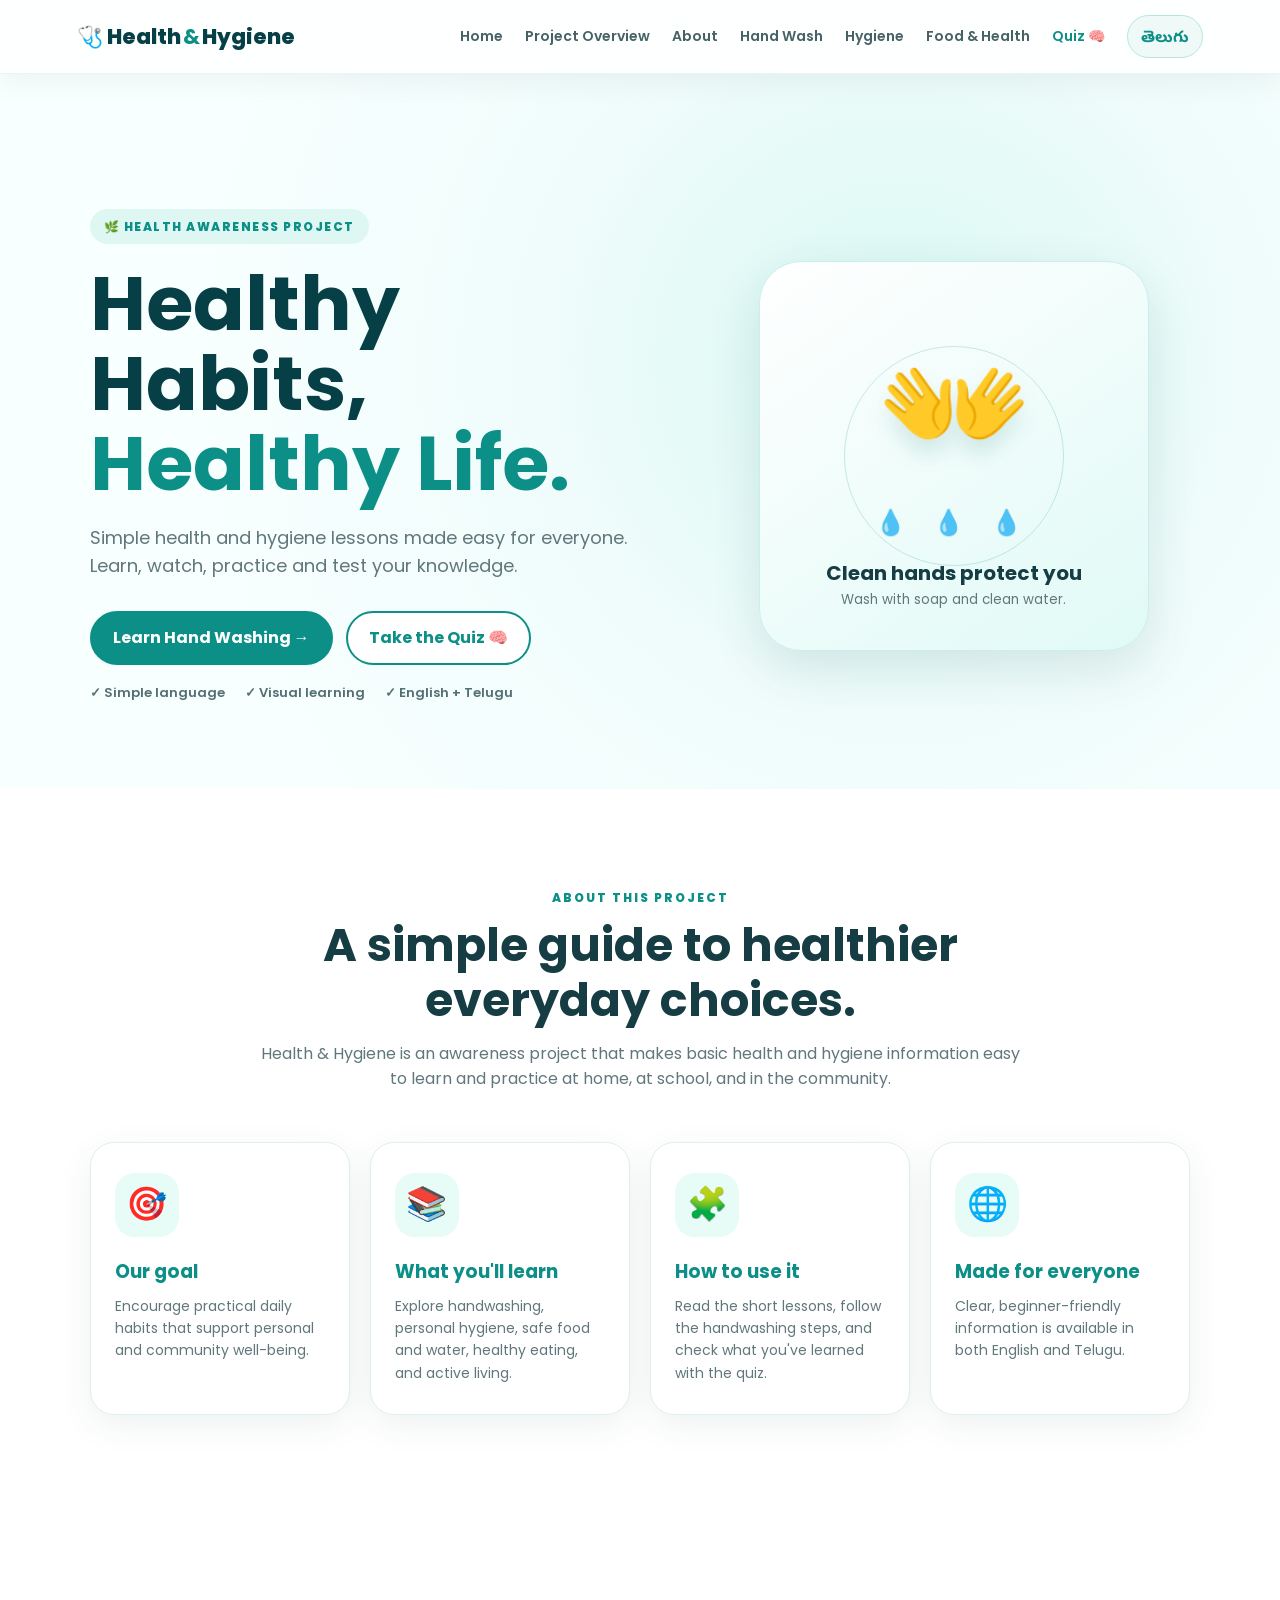
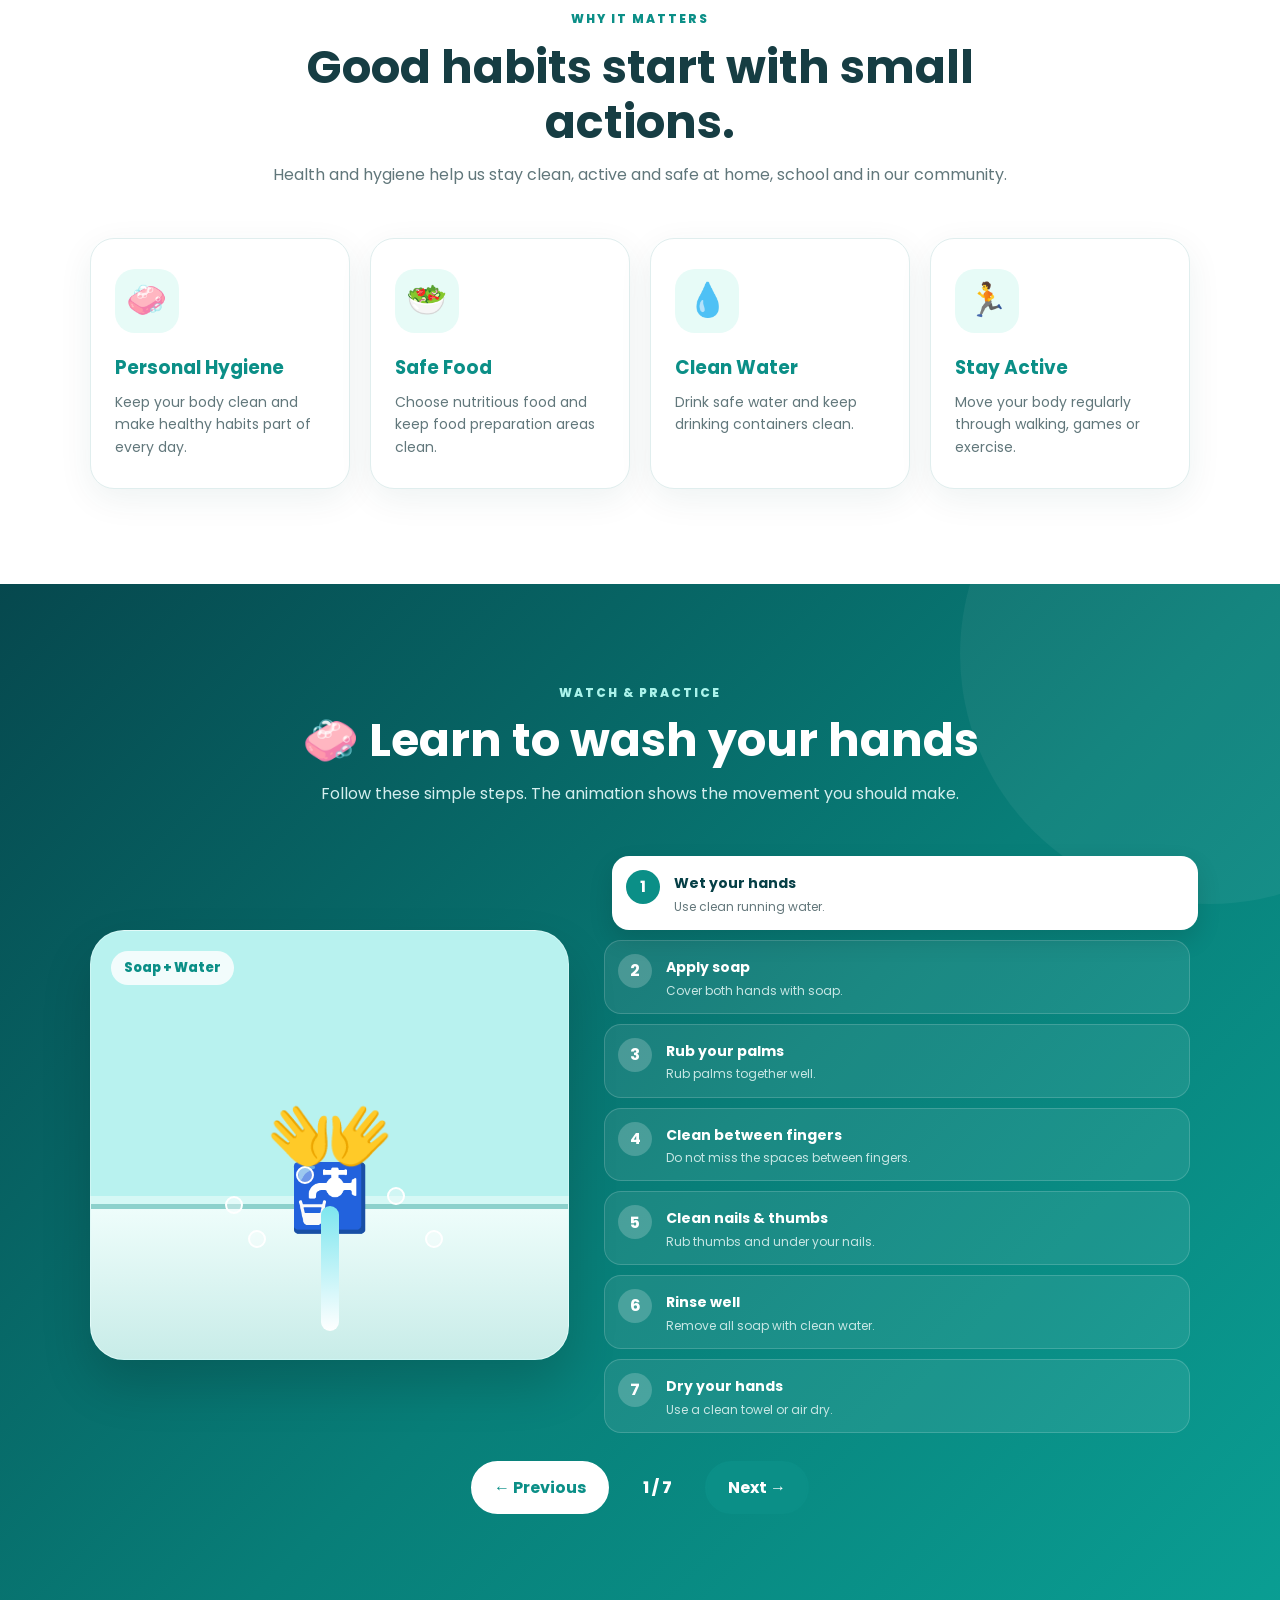
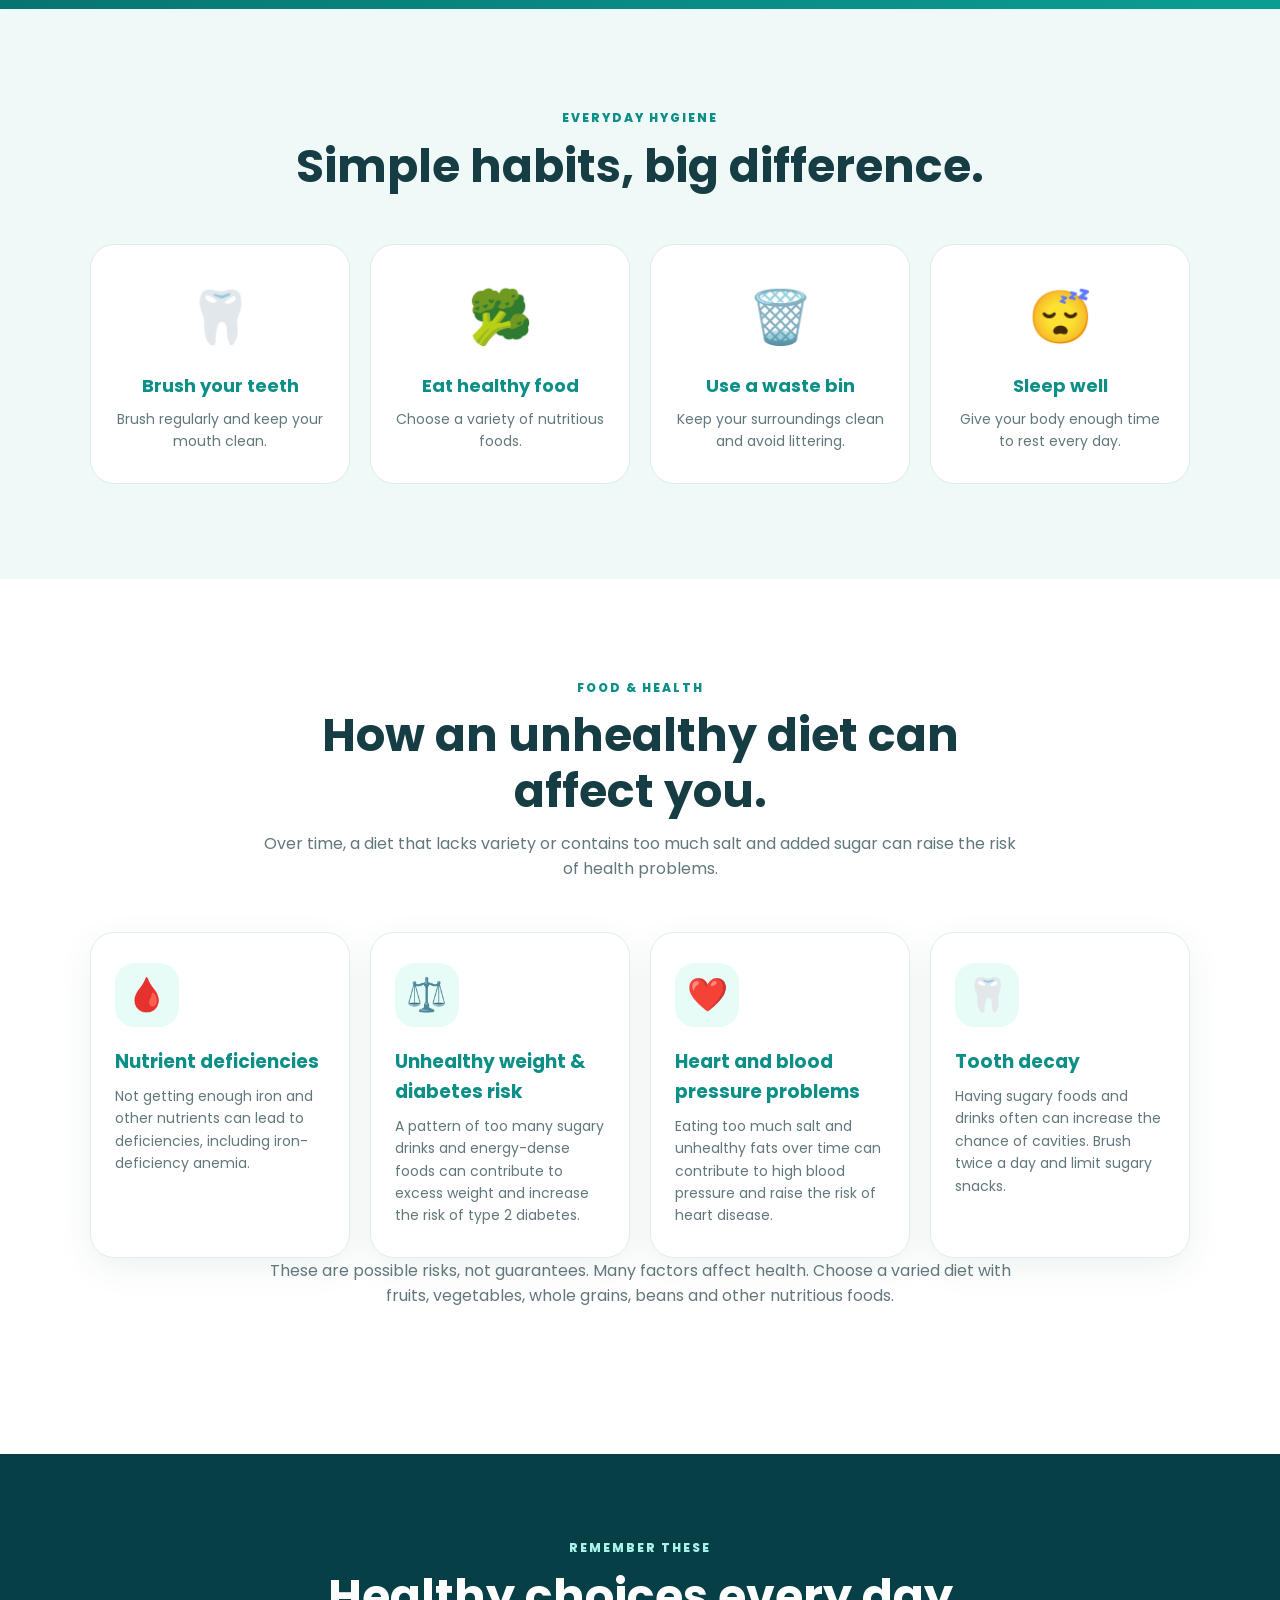
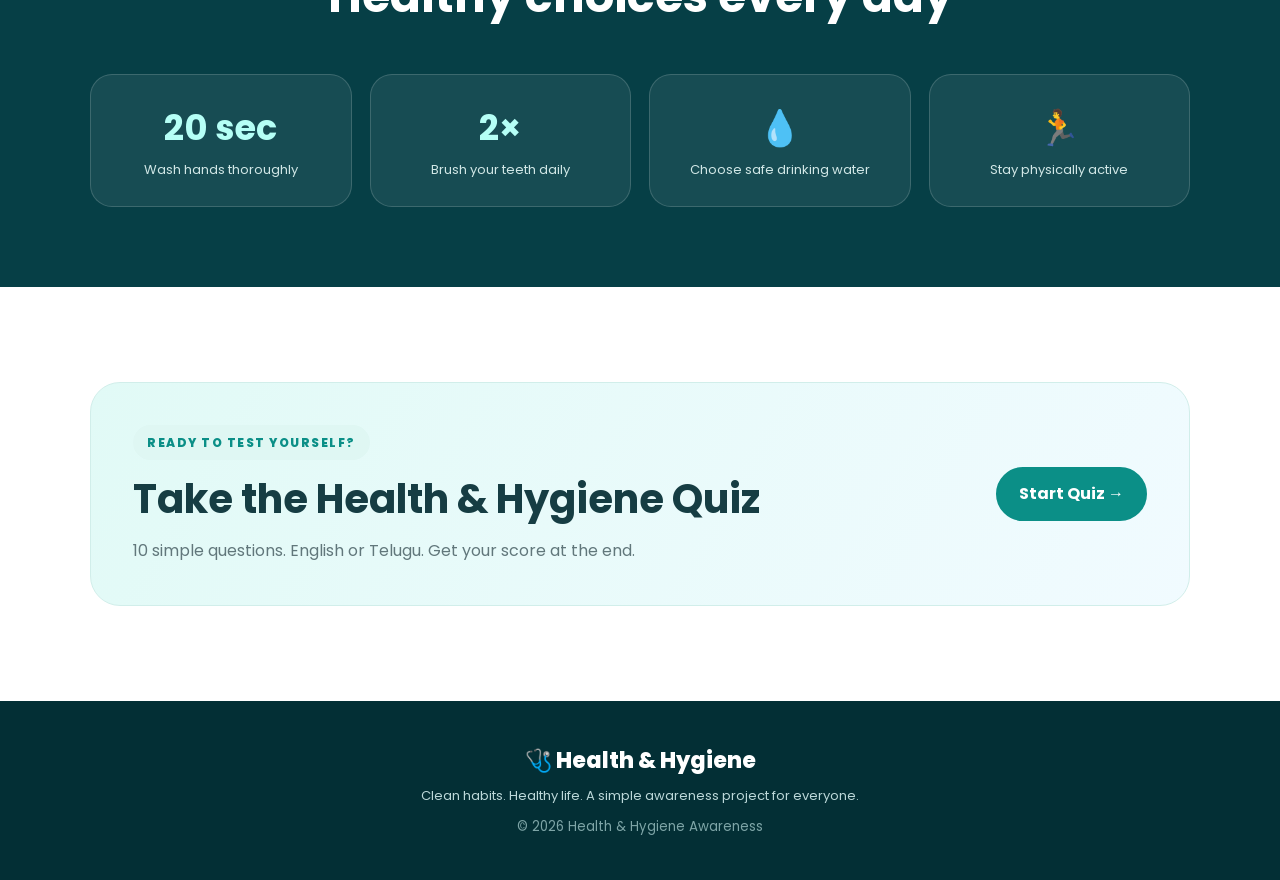
<file: index.html>
<!DOCTYPE html>
<html lang="en">
<head>
  <meta charset="UTF-8">
  <meta name="viewport" content="width=device-width, initial-scale=1.0">
  <meta name="theme-color" content="#0b8f87">
  <title>Health & Hygiene | Healthy Life</title>
  <link rel="stylesheet" href="style.css">
</head>
<body>
  <div class="water-bg"><span></span><span></span><span></span><span></span><span></span></div>

  <header class="navbar">
    <a class="logo" href="#home">🩺 <span data-en="Health" data-te="ఆరోగ్యం">Health</span><b>&</b><span data-en="Hygiene" data-te="పరిశుభ్రత">Hygiene</span></a>
    <button class="menu-btn" onclick="toggleMenu()" aria-label="Menu">☰</button>
    <nav id="navMenu">
      <a href="#home" data-en="Home" data-te="హోమ్">Home</a>
      <a href="#overview" data-en="Project Overview" data-te="ప్రాజెక్ట్ పరిచయం">Project Overview</a>
      <a href="#about" data-en="About" data-te="మా గురించి">About</a>
      <a href="#handwash" data-en="Hand Wash" data-te="చేతులు కడుక్కోవడం">Hand Wash</a>
      <a href="#hygiene" data-en="Hygiene" data-te="పరిశుభ్రత">Hygiene</a>
      <a href="#food-health" data-en="Food & Health" data-te="ఆహారం & ఆరోగ్యం">Food & Health</a>
      <a href="quiz.html" class="quiz-link" data-en="Quiz 🧠" data-te="క్విజ్ 🧠">Quiz 🧠</a>
      <button class="lang-btn" onclick="toggleLanguage()" id="langBtn">తెలుగు</button>
    </nav>
  </header>

  <main>
    <section id="home" class="hero">
      <div class="hero-orb orb-one"></div><div class="hero-orb orb-two"></div>
      <div class="hero-content reveal">
        <span class="hero-tag" data-en="🌿 HEALTH AWARENESS PROJECT" data-te="🌿 ఆరోగ్య అవగాహన ప్రాజెక్ట్">🌿 HEALTH AWARENESS PROJECT</span>
        <h1 data-en="Healthy Habits,<br><span>Healthy Life.</span>" data-te="ఆరోగ్యకరమైన అలవాట్లు,<br><span>ఆరోగ్యకరమైన జీవితం.</span>">Healthy Habits,<br><span>Healthy Life.</span></h1>
        <p data-en="Simple health and hygiene lessons made easy for everyone. Learn, watch, practice and test your knowledge."
           data-te="అందరికీ సులభంగా అర్థమయ్యే ఆరోగ్య మరియు పరిశుభ్రత పాఠాలు. నేర్చుకోండి, చూడండి, ఆచరించండి, మీ జ్ఞానాన్ని పరీక్షించుకోండి.">
          Simple health and hygiene lessons made easy for everyone. Learn, watch, practice and test your knowledge.
        </p>
        <div class="hero-actions">
          <a href="#handwash" class="btn primary" data-en="Learn Hand Washing →" data-te="చేతులు కడుక్కోవడం నేర్చుకోండి →">Learn Hand Washing →</a>
          <a href="quiz.html" class="btn secondary" data-en="Take the Quiz 🧠" data-te="క్విజ్ ఆడండి 🧠">Take the Quiz 🧠</a>
        </div>
        <div class="trust-row">
          <span>✓ <span data-en="Simple language" data-te="సులభమైన భాష">Simple language</span></span>
          <span>✓ <span data-en="Visual learning" data-te="చిత్రాలతో నేర్చుకోవడం">Visual learning</span></span>
          <span>✓ <span data-en="English + Telugu" data-te="ఇంగ్లీష్ + తెలుగు">English + Telugu</span></span>
        </div>
      </div>
      <div class="hero-visual reveal">
        <div class="health-card floating">
          <div class="pulse-ring"></div>
          <div class="big-hand">👐</div>
          <div class="water-drops">💧 💧 💧</div>
          <strong data-en="Clean hands protect you" data-te="శుభ్రమైన చేతులు మిమ్మల్ని రక్షిస్తాయి">Clean hands protect you</strong>
          <small data-en="Wash with soap and clean water." data-te="సబ్బు మరియు శుభ్రమైన నీటితో కడుక్కోండి.">Wash with soap and clean water.</small>
        </div>
      </div>
    </section>

    <section id="overview" class="section white">
      <div class="section-heading reveal">
        <span data-en="ABOUT THIS PROJECT" data-te="ఈ ప్రాజెక్ట్ గురించి">ABOUT THIS PROJECT</span>
        <h2 data-en="A simple guide to healthier everyday choices." data-te="ప్రతిరోజూ ఆరోగ్యకరమైన ఎంపికలకు సులభమైన మార్గదర్శి.">A simple guide to healthier everyday choices.</h2>
        <p data-en="Health & Hygiene is an awareness project that makes basic health and hygiene information easy to learn and practice at home, at school, and in the community." data-te="ఆరోగ్యం & పరిశుభ్రత అనేది ప్రాథమిక ఆరోగ్య, పరిశుభ్రత సమాచారాన్ని ఇంట్లో, పాఠశాలలో మరియు సమాజంలో సులభంగా నేర్చుకుని ఆచరించేందుకు రూపొందించిన అవగాహన ప్రాజెక్ట్.">Health & Hygiene is an awareness project that makes basic health and hygiene information easy to learn and practice at home, at school, and in the community.</p>
      </div>
      <div class="feature-grid">
        <article class="feature-card reveal"><div class="icon-box">🎯</div><h3 data-en="Our goal" data-te="మా లక్ష్యం">Our goal</h3><p data-en="Encourage practical daily habits that support personal and community well-being." data-te="వ్యక్తిగత మరియు సమాజ శ్రేయస్సుకు తోడ్పడే ఆచరణాత్మక రోజువారీ అలవాట్లను ప్రోత్సహించడం.">Encourage practical daily habits that support personal and community well-being.</p></article>
        <article class="feature-card reveal"><div class="icon-box">📚</div><h3 data-en="What you'll learn" data-te="మీరు నేర్చుకునేవి">What you'll learn</h3><p data-en="Explore handwashing, personal hygiene, safe food and water, healthy eating, and active living." data-te="చేతులు కడుక్కోవడం, వ్యక్తిగత పరిశుభ్రత, సురక్షిత ఆహారం మరియు నీరు, ఆరోగ్యకరమైన ఆహారం, చురుకైన జీవనం గురించి తెలుసుకోండి.">Explore handwashing, personal hygiene, safe food and water, healthy eating, and active living.</p></article>
        <article class="feature-card reveal"><div class="icon-box">🧩</div><h3 data-en="How to use it" data-te="దీన్ని ఎలా ఉపయోగించాలి">How to use it</h3><p data-en="Read the short lessons, follow the handwashing steps, and check what you've learned with the quiz." data-te="చిన్న పాఠాలను చదవండి, చేతులు కడుక్కునే దశలను అనుసరించండి, క్విజ్‌తో మీరు నేర్చుకున్నదాన్ని పరీక్షించుకోండి.">Read the short lessons, follow the handwashing steps, and check what you've learned with the quiz.</p></article>
        <article class="feature-card reveal"><div class="icon-box">🌐</div><h3 data-en="Made for everyone" data-te="అందరి కోసం">Made for everyone</h3><p data-en="Clear, beginner-friendly information is available in both English and Telugu." data-te="సులభంగా అర్థమయ్యే సమాచారం ఇంగ్లీష్ మరియు తెలుగులో అందుబాటులో ఉంది.">Clear, beginner-friendly information is available in both English and Telugu.</p></article>
      </div>
    </section>

    <section id="about" class="section white">
      <div class="section-heading reveal">
        <span data-en="WHY IT MATTERS" data-te="ఇది ఎందుకు ముఖ్యం">WHY IT MATTERS</span>
        <h2 data-en="Good habits start with small actions." data-te="మంచి అలవాట్లు చిన్న పనులతో మొదలవుతాయి.">Good habits start with small actions.</h2>
        <p data-en="Health and hygiene help us stay clean, active and safe at home, school and in our community."
           data-te="ఆరోగ్యం మరియు పరిశుభ్రత మనలను ఇల్లు, పాఠశాల మరియు సమాజంలో శుభ్రంగా, చురుకుగా మరియు సురక్షితంగా ఉంచుతాయి.">
          Health and hygiene help us stay clean, active and safe at home, school and in our community.
        </p>
      </div>
      <div class="feature-grid">
        <article class="feature-card reveal"><div class="icon-box">🧼</div><h3 data-en="Personal Hygiene" data-te="వ్యక్తిగత పరిశుభ్రత">Personal Hygiene</h3><p data-en="Keep your body clean and make healthy habits part of every day." data-te="మీ శరీరాన్ని శుభ్రంగా ఉంచి, ఆరోగ్యకరమైన అలవాట్లను ప్రతిరోజూ పాటించండి.">Keep your body clean and make healthy habits part of every day.</p></article>
        <article class="feature-card reveal"><div class="icon-box">🥗</div><h3 data-en="Safe Food" data-te="సురక్షితమైన ఆహారం">Safe Food</h3><p data-en="Choose nutritious food and keep food preparation areas clean." data-te="పోషకమైన ఆహారం ఎంచుకుని, ఆహారం తయారు చేసే ప్రదేశాన్ని శుభ్రంగా ఉంచండి.">Choose nutritious food and keep food preparation areas clean.</p></article>
        <article class="feature-card reveal"><div class="icon-box">💧</div><h3 data-en="Clean Water" data-te="శుభ్రమైన నీరు">Clean Water</h3><p data-en="Drink safe water and keep drinking containers clean." data-te="సురక్షితమైన నీరు తాగండి. నీటి పాత్రలను శుభ్రంగా ఉంచండి.">Drink safe water and keep drinking containers clean.</p></article>
        <article class="feature-card reveal"><div class="icon-box">🏃</div><h3 data-en="Stay Active" data-te="చురుకుగా ఉండండి">Stay Active</h3><p data-en="Move your body regularly through walking, games or exercise." data-te="నడక, ఆటలు లేదా వ్యాయామం ద్వారా శరీరాన్ని చురుకుగా ఉంచండి.">Move your body regularly through walking, games or exercise.</p></article>
      </div>
    </section>

    <section id="handwash" class="hand-section">
      <div class="section-heading light reveal">
        <span data-en="WATCH & PRACTICE" data-te="చూడండి మరియు ఆచరించండి">WATCH & PRACTICE</span>
        <h2 data-en="🧼 Learn to wash your hands" data-te="🧼 చేతులు ఎలా కడుక్కోవాలో నేర్చుకోండి">🧼 Learn to wash your hands</h2>
        <p data-en="Follow these simple steps. The animation shows the movement you should make."
           data-te="ఈ సులభమైన దశలను పాటించండి. యానిమేషన్‌లో చేతులను ఎలా కదపాలో చూడండి.">
          Follow these simple steps. The animation shows the movement you should make.
        </p>
      </div>
      <div class="wash-layout">
        <div class="wash-animation reveal" id="washAnimation">
          <div class="sink"><div class="tap">🚰</div><div class="stream"></div></div>
          <div class="hands" id="animatedHands">👐</div>
          <div class="soap-bubbles"><i></i><i></i><i></i><i></i><i></i></div>
          <div class="wash-label" id="washLabel">Soap + Water</div>
        </div>
        <div class="wash-steps reveal">
          <div class="step active" data-step="0"><b>1</b><div><strong data-en="Wet your hands" data-te="చేతులను తడపండి">Wet your hands</strong><p data-en="Use clean running water." data-te="శుభ్రమైన ప్రవహించే నీటిని ఉపయోగించండి.">Use clean running water.</p></div></div>
          <div class="step" data-step="1"><b>2</b><div><strong data-en="Apply soap" data-te="సబ్బు రాయండి">Apply soap</strong><p data-en="Cover both hands with soap." data-te="రెండు చేతులకు సబ్బు రాయండి.">Cover both hands with soap.</p></div></div>
          <div class="step" data-step="2"><b>3</b><div><strong data-en="Rub your palms" data-te="అరచేతులను రుద్దండి">Rub your palms</strong><p data-en="Rub palms together well." data-te="అరచేతులను బాగా రుద్దండి.">Rub palms together well.</p></div></div>
          <div class="step" data-step="3"><b>4</b><div><strong data-en="Clean between fingers" data-te="వేళ్ల మధ్య శుభ్రం చేయండి">Clean between fingers</strong><p data-en="Do not miss the spaces between fingers." data-te="వేళ్ల మధ్య భాగాలను కూడా శుభ్రం చేయండి.">Do not miss the spaces between fingers.</p></div></div>
          <div class="step" data-step="4"><b>5</b><div><strong data-en="Clean nails & thumbs" data-te="గోర్లు మరియు బొటనవేళ్లు శుభ్రం చేయండి">Clean nails & thumbs</strong><p data-en="Rub thumbs and under your nails." data-te="బొటనవేళ్లు మరియు గోర్ల కింద శుభ్రం చేయండి.">Rub thumbs and under your nails.</p></div></div>
          <div class="step" data-step="5"><b>6</b><div><strong data-en="Rinse well" data-te="బాగా కడగండి">Rinse well</strong><p data-en="Remove all soap with clean water." data-te="శుభ్రమైన నీటితో సబ్బును పూర్తిగా తొలగించండి.">Remove all soap with clean water.</p></div></div>
          <div class="step" data-step="6"><b>7</b><div><strong data-en="Dry your hands" data-te="చేతులను ఆరబెట్టండి">Dry your hands</strong><p data-en="Use a clean towel or air dry." data-te="శుభ్రమైన తువ్వాలతో తుడవండి లేదా గాలిలో ఆరబెట్టండి.">Use a clean towel or air dry.</p></div></div>
        </div>
      </div>
      <div class="wash-controls">
        <button class="btn secondary light-btn" id="prevStep" data-en="← Previous" data-te="← ముందు">← Previous</button>
        <span id="stepCounter">1 / 7</span>
        <button class="btn primary" id="nextStep" data-en="Next →" data-te="తర్వాత →">Next →</button>
      </div>
    </section>

    <section id="hygiene" class="section soft">
      <div class="section-heading reveal">
        <span data-en="EVERYDAY HYGIENE" data-te="రోజువారీ పరిశుభ్రత">EVERYDAY HYGIENE</span>
        <h2 data-en="Simple habits, big difference." data-te="చిన్న అలవాట్లు, పెద్ద మార్పు.">Simple habits, big difference.</h2>
      </div>
      <div class="hygiene-grid">
        <article class="hygiene-card reveal"><div class="hygiene-icon">🦷</div><h3 data-en="Brush your teeth" data-te="పళ్ళు తోముకోండి">Brush your teeth</h3><p data-en="Brush regularly and keep your mouth clean." data-te="క్రమం తప్పకుండా పళ్ళు తోముకుని నోటిని శుభ్రంగా ఉంచండి.">Brush regularly and keep your mouth clean.</p></article>
        <article class="hygiene-card reveal"><div class="hygiene-icon">🥦</div><h3 data-en="Eat healthy food" data-te="ఆరోగ్యకరమైన ఆహారం తినండి">Eat healthy food</h3><p data-en="Choose a variety of nutritious foods." data-te="వివిధ రకాల పోషకమైన ఆహారాన్ని ఎంచుకోండి.">Choose a variety of nutritious foods.</p></article>
        <article class="hygiene-card reveal"><div class="hygiene-icon">🗑️</div><h3 data-en="Use a waste bin" data-te="చెత్తను డస్ట్‌బిన్‌లో వేయండి">Use a waste bin</h3><p data-en="Keep your surroundings clean and avoid littering." data-te="పరిసరాలను శుభ్రంగా ఉంచి చెత్త వేయకుండా ఉండండి.">Keep your surroundings clean and avoid littering.</p></article>
        <article class="hygiene-card reveal"><div class="hygiene-icon">😴</div><h3 data-en="Sleep well" data-te="బాగా నిద్రపోండి">Sleep well</h3><p data-en="Give your body enough time to rest every day." data-te="ప్రతిరోజూ శరీరానికి తగినంత విశ్రాంతి ఇవ్వండి.">Give your body enough time to rest every day.</p></article>
      </div>
    </section>

    <section id="food-health" class="section white">
      <div class="section-heading reveal">
        <span data-en="FOOD & HEALTH" data-te="ఆహారం & ఆరోగ్యం">FOOD & HEALTH</span>
        <h2 data-en="How an unhealthy diet can affect you." data-te="ఆరోగ్యకరంగా లేని ఆహారం మీపై చూపే ప్రభావాలు.">How an unhealthy diet can affect you.</h2>
        <p data-en="Over time, a diet that lacks variety or contains too much salt and added sugar can raise the risk of health problems." data-te="వైవిధ్యం లేని లేదా ఉప్పు, చక్కెర ఎక్కువగా ఉన్న ఆహారాన్ని దీర్ఘకాలం తీసుకోవడం ఆరోగ్య సమస్యల ప్రమాదాన్ని పెంచవచ్చు.">Over time, a diet that lacks variety or contains too much salt and added sugar can raise the risk of health problems.</p>
      </div>
      <div class="feature-grid">
        <article class="feature-card reveal"><div class="icon-box">🩸</div><h3 data-en="Nutrient deficiencies" data-te="పోషకాల లోపం">Nutrient deficiencies</h3><p data-en="Not getting enough iron and other nutrients can lead to deficiencies, including iron-deficiency anemia." data-te="ఇనుము మరియు ఇతర పోషకాలు తగినంతగా అందకపోతే, ఇనుము లోప రక్తహీనతతో సహా పోషక లోపాలు కలగవచ్చు.">Not getting enough iron and other nutrients can lead to deficiencies, including iron-deficiency anemia.</p></article>
        <article class="feature-card reveal"><div class="icon-box">⚖️</div><h3 data-en="Unhealthy weight & diabetes risk" data-te="అనారోగ్యకరమైన బరువు & మధుమేహ ప్రమాదం">Unhealthy weight & diabetes risk</h3><p data-en="A pattern of too many sugary drinks and energy-dense foods can contribute to excess weight and increase the risk of type 2 diabetes." data-te="చక్కెర పానీయాలు, అధిక శక్తినిచ్చే ఆహారాలను ఎక్కువగా తీసుకునే అలవాటు అధిక బరువుకు దోహదపడవచ్చు మరియు టైప్ 2 మధుమేహ ప్రమాదాన్ని పెంచవచ్చు.">A pattern of too many sugary drinks and energy-dense foods can contribute to excess weight and increase the risk of type 2 diabetes.</p></article>
        <article class="feature-card reveal"><div class="icon-box">❤️</div><h3 data-en="Heart and blood pressure problems" data-te="గుండె మరియు రక్తపోటు సమస్యలు">Heart and blood pressure problems</h3><p data-en="Eating too much salt and unhealthy fats over time can contribute to high blood pressure and raise the risk of heart disease." data-te="దీర్ఘకాలం ఎక్కువ ఉప్పు మరియు అనారోగ్యకరమైన కొవ్వులు తీసుకోవడం అధిక రక్తపోటుకు దోహదపడవచ్చు మరియు గుండె జబ్బుల ప్రమాదాన్ని పెంచవచ్చు.">Eating too much salt and unhealthy fats over time can contribute to high blood pressure and raise the risk of heart disease.</p></article>
        <article class="feature-card reveal"><div class="icon-box">🦷</div><h3 data-en="Tooth decay" data-te="దంత క్షయం">Tooth decay</h3><p data-en="Having sugary foods and drinks often can increase the chance of cavities. Brush twice a day and limit sugary snacks." data-te="తరచుగా చక్కెర ఉన్న ఆహారం, పానీయాలు తీసుకోవడం వల్ల పళ్లలో గారలు ఏర్పడే అవకాశం పెరుగుతుంది. రోజుకు రెండుసార్లు పళ్లు తోముకుని, చక్కెర అల్పాహారాలను తగ్గించండి.">Having sugary foods and drinks often can increase the chance of cavities. Brush twice a day and limit sugary snacks.</p></article>
      </div>
      <div class="section-heading reveal"><p data-en="These are possible risks, not guarantees. Many factors affect health. Choose a varied diet with fruits, vegetables, whole grains, beans and other nutritious foods." data-te="ఇవి సంభవించే ప్రమాదాలు మాత్రమే, ఖచ్చితంగా వస్తాయని కాదు. ఆరోగ్యంపై అనేక అంశాలు ప్రభావం చూపుతాయి. పండ్లు, కూరగాయలు, తృణధాన్యాలు, పప్పులు మరియు ఇతర పోషకమైన ఆహారాలతో కూడిన వైవిధ్యమైన ఆహారాన్ని ఎంచుకోండి.">These are possible risks, not guarantees. Many factors affect health. Choose a varied diet with fruits, vegetables, whole grains, beans and other nutritious foods.</p></div>
    </section>

    <section class="facts">
      <div class="section-heading light reveal">
        <span data-en="REMEMBER THESE" data-te="ఇవి గుర్తుంచుకోండి">REMEMBER THESE</span>
        <h2 data-en="Healthy choices every day" data-te="ప్రతిరోజూ ఆరోగ్యకరమైన ఎంపికలు">Healthy choices every day</h2>
      </div>
      <div class="fact-grid">
        <div class="fact reveal"><strong>20 sec</strong><span data-en="Wash hands thoroughly" data-te="చేతులను బాగా కడుక్కోవడానికి సమయం ఇవ్వండి">Wash hands thoroughly</span></div>
        <div class="fact reveal"><strong>2×</strong><span data-en="Brush your teeth daily" data-te="రోజూ పళ్ళు తోముకోండి">Brush your teeth daily</span></div>
        <div class="fact reveal"><strong>💧</strong><span data-en="Choose safe drinking water" data-te="సురక్షితమైన తాగునీటిని ఎంచుకోండి">Choose safe drinking water</span></div>
        <div class="fact reveal"><strong>🏃</strong><span data-en="Stay physically active" data-te="శారీరకంగా చురుకుగా ఉండండి">Stay physically active</span></div>
      </div>
    </section>

    <section class="section cta">
      <div class="cta-card reveal">
        <div><span class="eyebrow" data-en="READY TO TEST YOURSELF?" data-te="మీ జ్ఞానాన్ని పరీక్షించడానికి సిద్ధమా?">READY TO TEST YOURSELF?</span><h2 data-en="Take the Health & Hygiene Quiz" data-te="ఆరోగ్యం మరియు పరిశుభ్రత క్విజ్ ఆడండి">Take the Health & Hygiene Quiz</h2><p data-en="10 simple questions. English or Telugu. Get your score at the end." data-te="10 సులభమైన ప్రశ్నలు. ఇంగ్లీష్ లేదా తెలుగులో ఆడండి. చివరలో మీ స్కోర్ చూడండి.">10 simple questions. English or Telugu. Get your score at the end.</p></div>
        <a href="quiz.html" class="btn primary" data-en="Start Quiz →" data-te="క్విజ్ ప్రారంభించండి →">Start Quiz →</a>
      </div>
    </section>
  </main>

  <footer>
    <div class="footer-logo">🩺 Health & Hygiene</div>
    <p data-en="Clean habits. Healthy life. A simple awareness project for everyone." data-te="శుభ్రమైన అలవాట్లు. ఆరోగ్యకరమైన జీవితం. అందరికీ సులభమైన ఆరోగ్య అవగాహన ప్రాజెక్ట్.">Clean habits. Healthy life. A simple awareness project for everyone.</p>
    <small>© 2026 Health & Hygiene Awareness</small>
  </footer>
  <script src="script.js"></script>
</body>
</html>
</file>
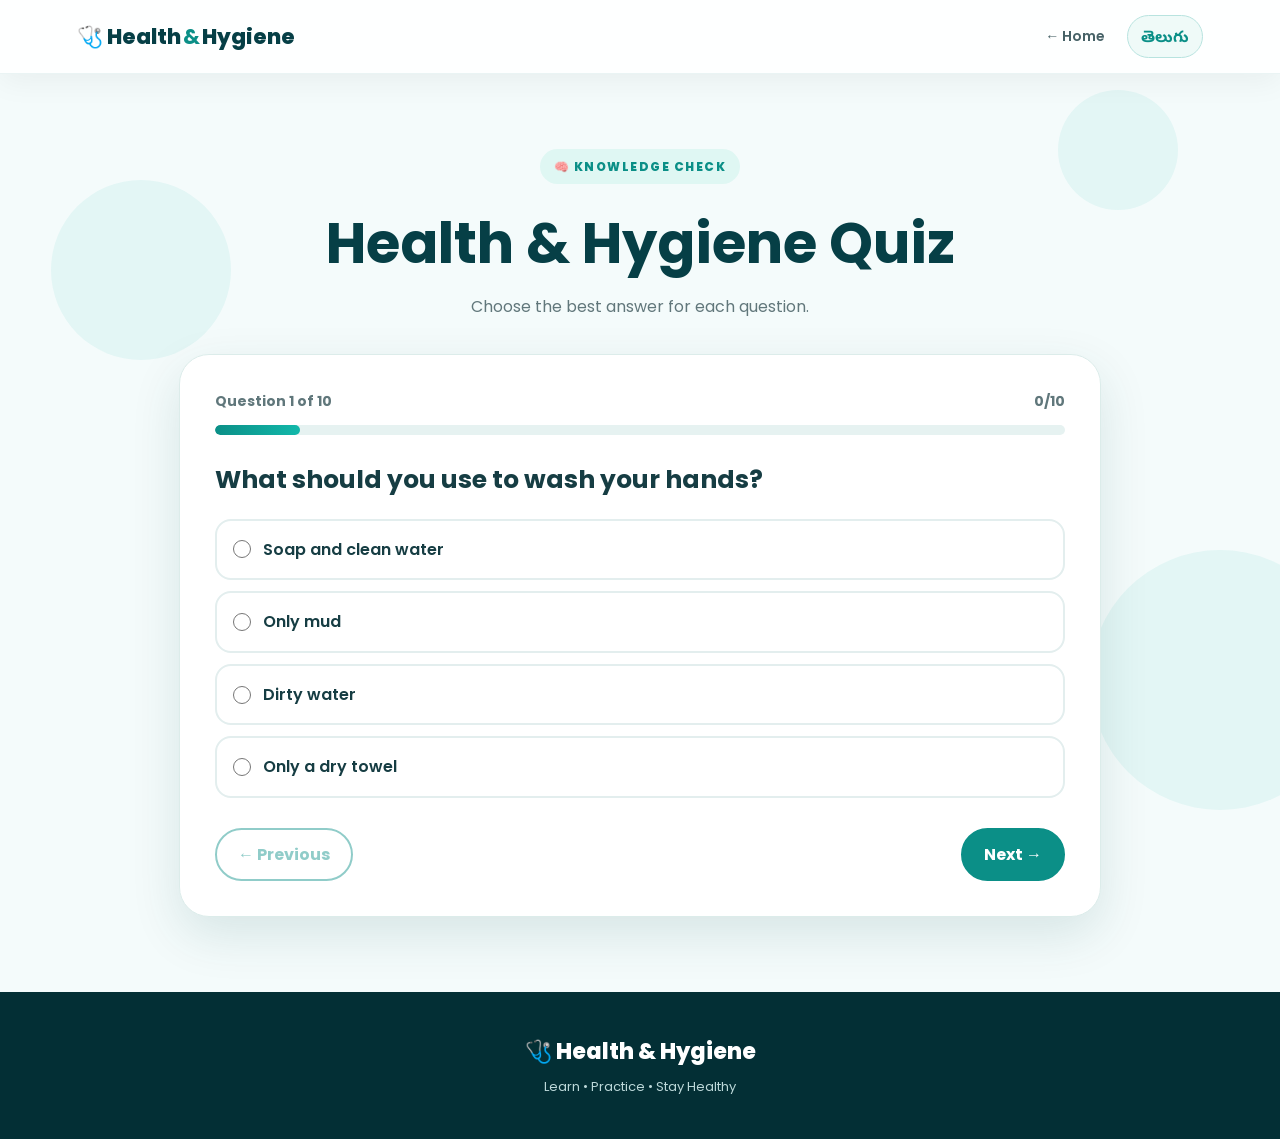
<file: quiz.html>
<!DOCTYPE html>
<html lang="en">
<head>
  <meta charset="UTF-8">
  <meta name="viewport" content="width=device-width, initial-scale=1.0">
  <meta name="theme-color" content="#0b8f87">
  <title>Health & Hygiene Quiz</title>
  <link rel="stylesheet" href="style.css">
  <link rel="stylesheet" href="quiz.css">
</head>
<body class="quiz-page">
  <div class="water-bg"><span></span><span></span><span></span></div>
  <header class="navbar">
    <a class="logo" href="index.html">🩺 Health<b>&</b>Hygiene</a>
    <nav>
      <a href="index.html" data-en="← Home" data-te="← హోమ్">← Home</a>
      <button class="lang-btn" onclick="toggleLanguage()" id="langBtn">తెలుగు</button>
    </nav>
  </header>
  <main class="quiz-main">
    <div class="quiz-head reveal">
      <span class="hero-tag" data-en="🧠 KNOWLEDGE CHECK" data-te="🧠 జ్ఞాన పరీక్ష">🧠 KNOWLEDGE CHECK</span>
      <h1 data-en="Health & Hygiene Quiz" data-te="ఆరోగ్యం & పరిశుభ్రత క్విజ్">Health & Hygiene Quiz</h1>
      <p data-en="Choose the best answer for each question." data-te="ప్రతి ప్రశ్నకు సరైన సమాధానాన్ని ఎంచుకోండి.">Choose the best answer for each question.</p>
    </div>
    <div class="quiz-card reveal">
      <div class="progress-row"><span id="progressText">Question 1 of 10</span><strong id="scoreLive">0/10</strong></div>
      <div class="progress"><div id="progressBar"></div></div>
      <div id="questionArea"></div>
      <div class="quiz-nav">
        <button class="btn secondary" id="prevBtn" data-en="← Previous" data-te="← ముందు">← Previous</button>
        <button class="btn primary" id="nextBtn" data-en="Next →" data-te="తర్వాత →">Next →</button>
      </div>
    </div>
    <div id="quizResult" class="result-card hidden">
      <div class="result-icon" id="resultIcon">🏆</div>
      <h2 id="resultTitle">Great job!</h2>
      <div class="final-score" id="finalScore">10/10</div>
      <p id="resultMessage">Keep practicing healthy habits.</p>
      <div class="result-actions"><button class="btn primary" id="restartBtn">🔄 <span data-en="Try Again" data-te="మళ్లీ ప్రయత్నించండి">Try Again</span></button><a href="index.html" class="btn secondary" data-en="Back Home" data-te="హోమ్‌కు వెళ్లండి">Back Home</a></div>
    </div>
  </main>
  <footer><div class="footer-logo">🩺 Health & Hygiene</div><p data-en="Learn • Practice • Stay Healthy" data-te="నేర్చుకోండి • ఆచరించండి • ఆరోగ్యంగా ఉండండి">Learn • Practice • Stay Healthy</p></footer>
  <script src="script.js"></script>
  <script src="quiz.js"></script>
</body>
</html>
</file>
<file: style.css>
@import url('https://fonts.googleapis.com/css2?family=Noto+Sans+Telugu:wght@400;500;600;700;800&family=Poppins:wght@400;500;600;700;800&display=swap');

:root{--teal:#0b8f87;--teal2:#12b8aa;--deep:#063f46;--mint:#e7fbf7;--ink:#163d43;--muted:#61777b;--white:#fff;--shadow:0 18px 50px rgba(0,75,78,.12)}
*{box-sizing:border-box;margin:0;padding:0;scroll-behavior:smooth}
body{font-family:Poppins,"Noto Sans Telugu",Arial,sans-serif;color:var(--ink);background:#f4fbfb;line-height:1.6;overflow-x:hidden}
button,a{font:inherit}a{text-decoration:none;color:inherit}
.water-bg{position:fixed;inset:0;pointer-events:none;overflow:hidden;z-index:-1}.water-bg span{position:absolute;border-radius:50%;background:rgba(18,184,170,.07);animation:drift 16s infinite ease-in-out}.water-bg span:nth-child(1){width:180px;height:180px;left:4%;top:20%}.water-bg span:nth-child(2){width:120px;height:120px;right:8%;top:10%;animation-delay:-4s}.water-bg span:nth-child(3){width:260px;height:260px;right:-70px;bottom:10%;animation-delay:-8s}.water-bg span:nth-child(4){width:100px;height:100px;left:30%;bottom:5%;animation-delay:-12s}.water-bg span:nth-child(5){width:80px;height:80px;left:65%;top:40%;animation-delay:-6s}
@keyframes drift{50%{transform:translate(25px,-35px) scale(1.12)}}
.navbar{height:74px;position:sticky;top:0;z-index:100;background:rgba(255,255,255,.9);backdrop-filter:blur(16px);display:flex;align-items:center;justify-content:space-between;padding:0 6%;border-bottom:1px solid rgba(7,110,110,.08);box-shadow:0 8px 30px rgba(0,0,0,.05)}
.logo{font-size:21px;font-weight:800;color:var(--deep);white-space:nowrap}.logo b{color:var(--teal);padding:0 2px}.navbar nav{display:flex;align-items:center;gap:22px}.navbar nav a{font-size:14px;font-weight:600;color:#476267;transition:.25s}.navbar nav a:hover{color:var(--teal)}.quiz-link{color:var(--teal)!important}.lang-btn{border:1px solid #b8e3df;background:#effaf8;color:var(--teal);padding:8px 13px;border-radius:22px;font-weight:700;cursor:pointer}.menu-btn{display:none;border:0;background:none;font-size:27px}
.hero{min-height:680px;padding:85px 7%;display:grid;grid-template-columns:1.1fr .9fr;gap:50px;align-items:center;position:relative;background:radial-gradient(circle at 70% 40%,#d8f8f3 0,#effcfb 35%,#f8ffff 72%)}
.hero-content{max-width:750px}.hero-tag,.eyebrow{display:inline-block;color:var(--teal);font-size:12px;font-weight:800;letter-spacing:1.5px;background:#dff7f3;padding:8px 14px;border-radius:30px}.hero h1{font-size:clamp(42px,6vw,76px);line-height:1.05;margin:20px 0;color:var(--deep)}.hero h1 span{color:var(--teal)}.hero p{font-size:18px;color:var(--muted);max-width:650px}.hero-actions{display:flex;gap:13px;flex-wrap:wrap;margin:30px 0 18px}.btn{display:inline-flex;justify-content:center;align-items:center;border-radius:30px;padding:12px 21px;font-weight:700;cursor:pointer;border:2px solid var(--teal);transition:.25s}.btn.primary{background:var(--teal);color:#fff}.btn.primary:hover{background:#08756e;transform:translateY(-3px);box-shadow:0 12px 25px rgba(11,143,135,.25)}.btn.secondary{background:#fff;color:var(--teal)}.btn.secondary:hover{background:var(--mint);transform:translateY(-3px)}.trust-row{display:flex;gap:20px;flex-wrap:wrap;color:#557075;font-size:13px;font-weight:600}
.hero-visual{display:flex;justify-content:center}.health-card{width:min(390px,90vw);height:390px;border-radius:42px;background:linear-gradient(145deg,#fff,#e0faf6);box-shadow:var(--shadow);display:flex;flex-direction:column;align-items:center;justify-content:center;position:relative;border:1px solid #c8efea}.floating{animation:float 4s ease-in-out infinite}.pulse-ring{position:absolute;width:220px;height:220px;border:1px solid rgba(11,143,135,.2);border-radius:50%;animation:pulse 2.5s infinite}.big-hand{font-size:125px;filter:drop-shadow(0 15px 10px rgba(0,100,100,.12));animation:handwave 2.2s ease-in-out infinite}.water-drops{font-size:25px;letter-spacing:10px;animation:drops 1.5s infinite}.health-card strong{font-size:20px;margin-top:14px}.health-card small{color:var(--muted)}
@keyframes float{50%{transform:translateY(-12px)}}@keyframes pulse{50%{transform:scale(1.18);opacity:.3}}@keyframes handwave{50%{transform:rotate(-5deg) translateY(-5px)}}@keyframes drops{50%{transform:translateY(8px);opacity:.55}}
.section{padding:95px 7%}.white{background:#fff}.soft{background:#eff9f7}.section-heading{text-align:center;max-width:760px;margin:0 auto 50px}.section-heading>span{font-size:12px;letter-spacing:2px;font-weight:800;color:var(--teal)}.section-heading h2{font-size:clamp(30px,4vw,46px);line-height:1.2;margin:9px 0 12px}.section-heading p{color:var(--muted)}
.feature-grid{max-width:1150px;margin:auto;display:grid;grid-template-columns:repeat(4,1fr);gap:20px}.feature-card{padding:30px 24px;border:1px solid #e0eeee;border-radius:24px;background:#fff;box-shadow:0 10px 35px rgba(0,70,75,.07);transition:.3s}.feature-card:hover{transform:translateY(-8px);box-shadow:0 18px 45px rgba(0,70,75,.12)}.icon-box{width:64px;height:64px;border-radius:20px;background:var(--mint);display:grid;place-items:center;font-size:33px;margin-bottom:20px}.feature-card h3{margin-bottom:8px;color:var(--teal)}.feature-card p,.hygiene-card p{color:var(--muted);font-size:14px}
.hand-section{padding:95px 7%;background:linear-gradient(135deg,#06484e,#087e78 55%,#0a9e93);color:#fff;position:relative;overflow:hidden}.hand-section:before{content:"";position:absolute;width:500px;height:500px;border-radius:50%;background:rgba(255,255,255,.05);right:-180px;top:-180px}.light h2{color:#fff}.light p{color:#d4eeee}.light>span{color:#aaf3eb}.wash-layout{max-width:1100px;margin:auto;display:grid;grid-template-columns:.9fr 1.1fr;gap:35px;align-items:center}.wash-animation{height:430px;border-radius:34px;background:linear-gradient(#b8f2ef 0 62%,#d5f8f5 62%);position:relative;overflow:hidden;border:1px solid rgba(255,255,255,.3);box-shadow:0 25px 50px rgba(0,0,0,.16)}.sink{position:absolute;left:0;right:0;bottom:0;height:155px;background:linear-gradient(#eefdfb,#c8ece8);border-top:5px solid #8dd1cc}.tap{font-size:65px;position:absolute;left:50%;top:-63px;transform:translateX(-50%)}.stream{position:absolute;width:18px;height:125px;left:50%;top:-3px;transform:translateX(-50%);background:linear-gradient(#7de6ef,#fff);border-radius:20px;animation:water 1s infinite}.hands{position:absolute;left:50%;top:48%;transform:translate(-50%,-50%);font-size:105px;z-index:2;animation:washmotion 2.2s infinite}.wash-animation.step-0 .hands{animation:washmotion 1.4s infinite}.wash-animation.step-1 .hands{animation:soapmotion 1.3s infinite}.wash-animation.step-2 .hands{animation:rubmotion 1s infinite}.wash-animation.step-3 .hands{animation:fingermotion 1.1s infinite}.wash-animation.step-4 .hands{animation:thumbmotion 1.1s infinite}.wash-animation.step-5 .hands{animation:rinsemotion 1.2s infinite}.wash-animation.step-6 .hands{animation:drymotion 1.4s infinite}.soap-bubbles i{position:absolute;width:18px;height:18px;border:2px solid #fff;border-radius:50%;background:rgba(255,255,255,.35);animation:bubble 2.2s infinite}.soap-bubbles i:nth-child(1){left:28%;top:62%}.soap-bubbles i:nth-child(2){left:62%;top:60%;animation-delay:.4s}.soap-bubbles i:nth-child(3){left:43%;top:55%;animation-delay:.8s}.soap-bubbles i:nth-child(4){left:70%;top:70%;animation-delay:1.1s}.soap-bubbles i:nth-child(5){left:33%;top:70%;animation-delay:1.4s}.wash-label{position:absolute;left:20px;top:20px;background:rgba(255,255,255,.82);color:var(--teal);font-weight:800;border-radius:20px;padding:7px 13px;font-size:13px}.wash-steps{display:grid;gap:10px}.step{display:flex;gap:14px;align-items:flex-start;padding:13px;border:1px solid rgba(255,255,255,.16);border-radius:17px;background:rgba(255,255,255,.08);transition:.3s}.step.active{background:#fff;color:var(--deep);transform:translateX(8px);box-shadow:0 10px 25px rgba(0,0,0,.12)}.step b{width:34px;height:34px;border-radius:50%;display:grid;place-items:center;background:rgba(255,255,255,.2);flex:0 0 auto}.step.active b{background:var(--teal);color:#fff}.step strong{font-size:14px}.step p{font-size:12px;margin-top:1px;color:#c8e7e5}.step.active p{color:#63777b}.wash-controls{max-width:700px;margin:28px auto 0;display:flex;justify-content:center;align-items:center;gap:18px}.wash-controls #stepCounter{font-weight:800;min-width:60px;text-align:center}.light-btn{background:rgba(255,255,255,.12);border-color:#fff;color:#fff}.light-btn:hover{background:#fff;color:var(--teal)}
@keyframes water{50%{opacity:.45;transform:translateX(-50%) scaleX(.7)}}@keyframes bubble{0%{transform:translateY(30px) scale(.6);opacity:0}30%{opacity:1}100%{transform:translateY(-150px) scale(1.1);opacity:0}}@keyframes washmotion{50%{transform:translate(-50%,-50%) rotate(-7deg) translateX(13px)}}@keyframes soapmotion{50%{transform:translate(-50%,-50%) rotate(8deg) scale(1.06)}}@keyframes rubmotion{50%{transform:translate(-55%,-50%) rotate(-8deg) scale(.97)}}@keyframes fingermotion{50%{transform:translate(-50%,-53%) rotate(12deg)}}@keyframes thumbmotion{50%{transform:translate(-48%,-50%) rotate(-12deg)}}@keyframes rinsemotion{50%{transform:translate(-50%,-45%) scale(1.04)}}@keyframes drymotion{50%{transform:translate(-50%,-55%) rotate(6deg)}}
.hygiene-grid{max-width:1100px;margin:auto;display:grid;grid-template-columns:repeat(4,1fr);gap:20px}.hygiene-card{background:#fff;border-radius:24px;padding:30px 22px;text-align:center;border:1px solid #dcecea;transition:.3s}.hygiene-card:hover{transform:translateY(-7px);box-shadow:var(--shadow)}.hygiene-icon{font-size:52px;margin-bottom:14px}.hygiene-card h3{font-size:18px;color:var(--teal);margin-bottom:7px}
.facts{padding:80px 7%;background:var(--deep)}.fact-grid{max-width:1100px;margin:auto;display:grid;grid-template-columns:repeat(4,1fr);gap:18px}.fact{padding:25px;text-align:center;border:1px solid rgba(255,255,255,.16);border-radius:22px;background:rgba(255,255,255,.07);color:#fff}.fact strong{display:block;font-size:35px;color:#b5fff6}.fact span{display:block;color:#d1e7e6;font-size:13px;margin-top:4px}
.cta{background:#fff}.cta-card{max-width:1100px;margin:auto;border-radius:30px;padding:42px;display:flex;align-items:center;justify-content:space-between;gap:25px;background:linear-gradient(120deg,#e1faf6,#f1fbff);border:1px solid #d1eeea}.cta-card h2{font-size:clamp(25px,4vw,40px);margin:7px 0}.cta-card p{color:var(--muted)}
footer{background:#032f35;color:#fff;text-align:center;padding:42px 20px}.footer-logo{font-size:22px;font-weight:800;margin-bottom:7px}footer p{color:#bcd8d9;font-size:13px}footer small{display:block;color:#7ea5a7;margin-top:10px}
.reveal{opacity:0;transform:translateY(25px);transition:.7s ease}.reveal.visible{opacity:1;transform:none}
@media(max-width:950px){.feature-grid,.hygiene-grid,.fact-grid{grid-template-columns:repeat(2,1fr)}.hero{grid-template-columns:1fr;text-align:center}.hero p{margin:auto}.hero-actions,.trust-row{justify-content:center}.wash-layout{grid-template-columns:1fr}.wash-animation{max-width:650px;width:100%;margin:auto}}
@media(max-width:650px){.navbar{height:66px;padding:0 5%}.menu-btn{display:block}.navbar nav{display:none;position:absolute;left:0;right:0;top:66px;background:#fff;padding:18px;flex-direction:column;box-shadow:0 12px 30px rgba(0,0,0,.08)}.navbar nav.active{display:flex}.navbar nav a{padding:5px}.logo{font-size:17px}.hero{padding:65px 5%;min-height:640px}.hero h1{font-size:43px}.health-card{height:330px}.big-hand{font-size:95px}.section,.hand-section,.facts{padding:70px 5%}.feature-grid,.hygiene-grid,.fact-grid{grid-template-columns:1fr}.wash-animation{height:360px}.hands{font-size:82px}.step.active{transform:none}.cta-card{flex-direction:column;align-items:flex-start;padding:28px}.cta-card .btn{width:100%}.wash-controls{gap:9px}.wash-controls .btn{padding:10px 14px}}
</file>
<file: quiz.css>
.quiz-main{min-height:calc(100vh - 150px);padding:75px 5%;max-width:1050px;margin:auto}.quiz-head{text-align:center;margin-bottom:35px}.quiz-head h1{font-size:clamp(35px,5vw,56px);margin:15px 0 5px;color:var(--deep)}.quiz-head p{color:var(--muted)}.quiz-card{background:#fff;border:1px solid #dcecea;border-radius:30px;padding:35px;box-shadow:var(--shadow)}.progress-row{display:flex;justify-content:space-between;font-weight:700;color:#60777b;font-size:14px}.progress{height:10px;background:#e6f2f1;border-radius:20px;margin:12px 0 28px;overflow:hidden}.progress div{height:100%;width:10%;background:linear-gradient(90deg,var(--teal),var(--teal2));border-radius:20px;transition:.4s}.question-title{font-size:25px;line-height:1.35;margin-bottom:22px}.option{display:flex;align-items:center;gap:12px;border:2px solid #e3eeee;border-radius:16px;padding:16px;margin:11px 0;cursor:pointer;transition:.2s;background:#fff}.option:hover{border-color:#9ddbd5;background:#f4fcfb}.option.selected{border-color:var(--teal);background:#eafaf7}.option input{accent-color:var(--teal);width:18px;height:18px}.option span{font-weight:600}.quiz-nav{display:flex;justify-content:space-between;gap:15px;margin-top:30px}.result-card{margin:25px auto 60px;max-width:700px;text-align:center;background:#fff;border-radius:30px;padding:45px 30px;box-shadow:var(--shadow);border:1px solid #dcecea}.result-icon{font-size:70px}.result-card h2{font-size:32px;margin:10px}.final-score{font-size:65px;font-weight:800;color:var(--teal);line-height:1.1}.result-card p{color:var(--muted);margin:10px 0 25px}.result-actions{display:flex;justify-content:center;gap:12px;flex-wrap:wrap}.hidden{display:none!important}@media(max-width:600px){.quiz-main{padding:55px 5%}.quiz-card{padding:22px}.question-title{font-size:21px}.quiz-nav{flex-direction:column}.quiz-nav .btn{width:100%}}
</file>
